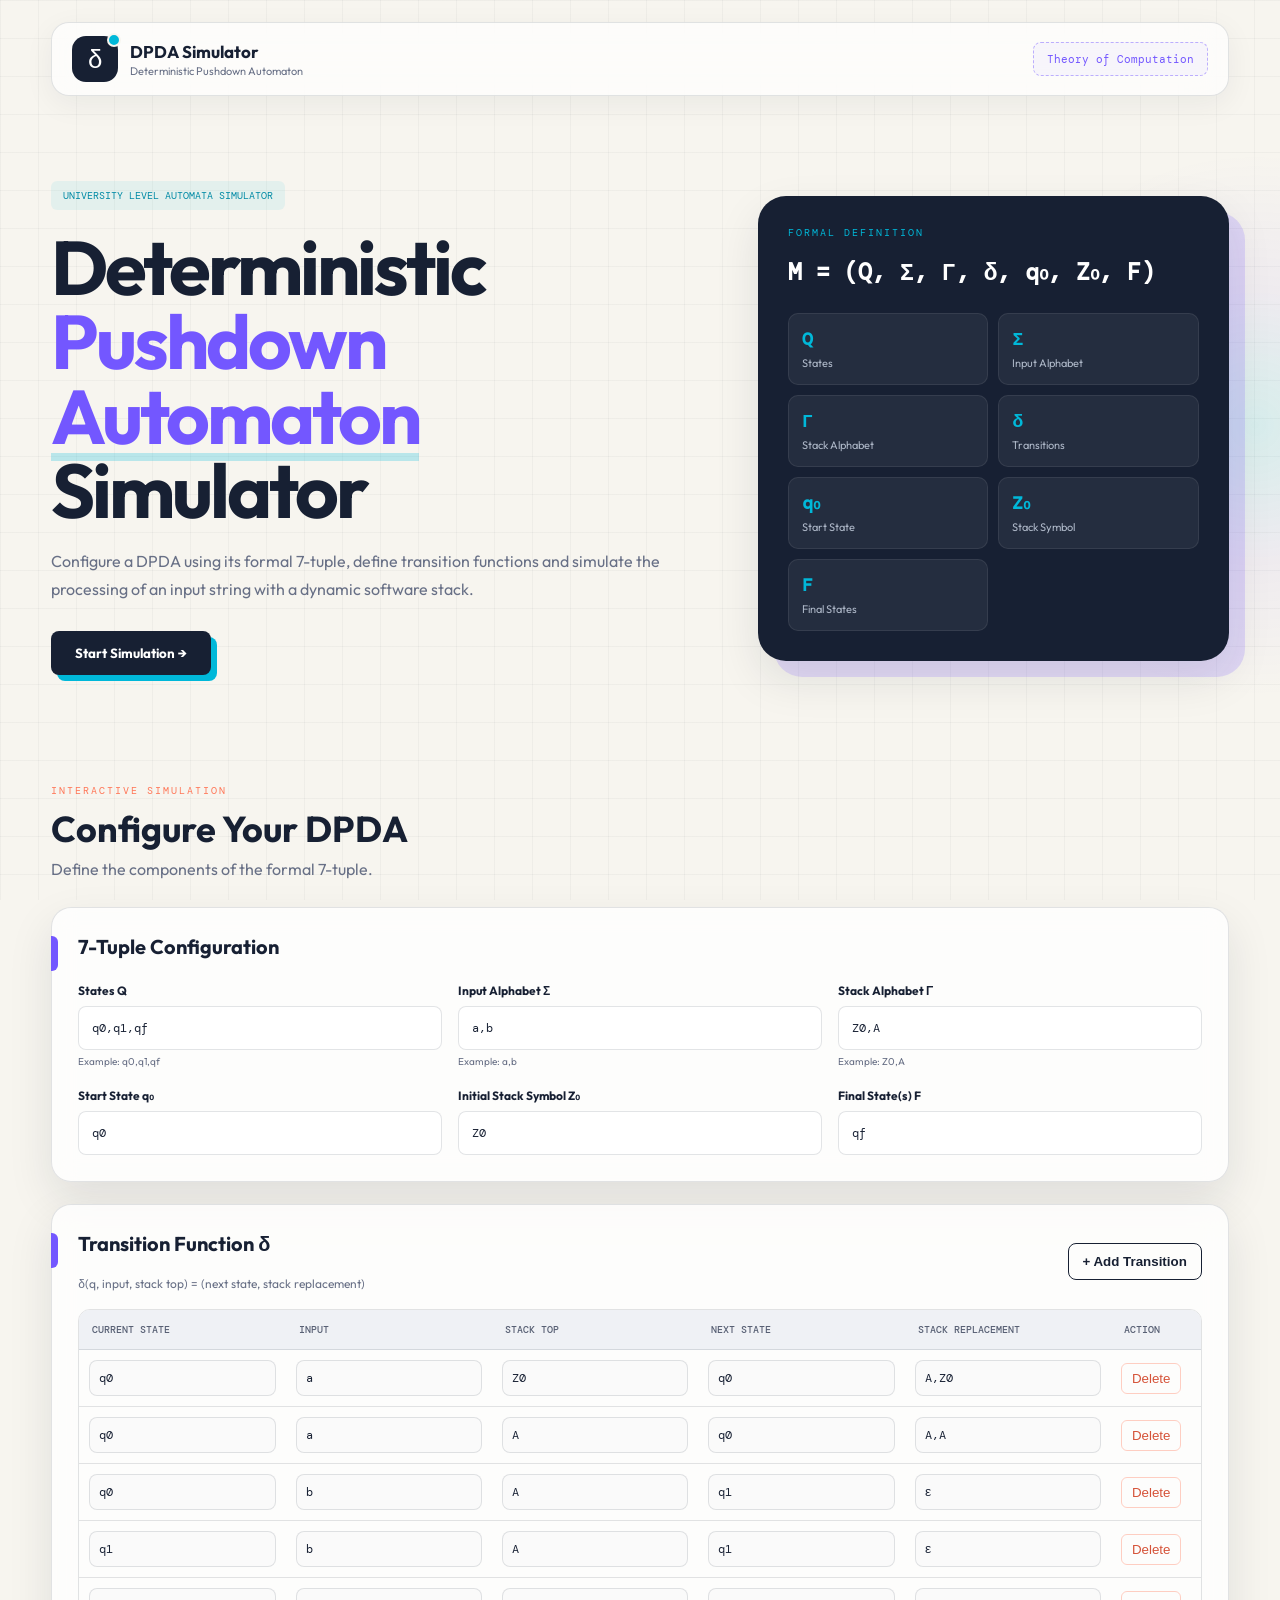
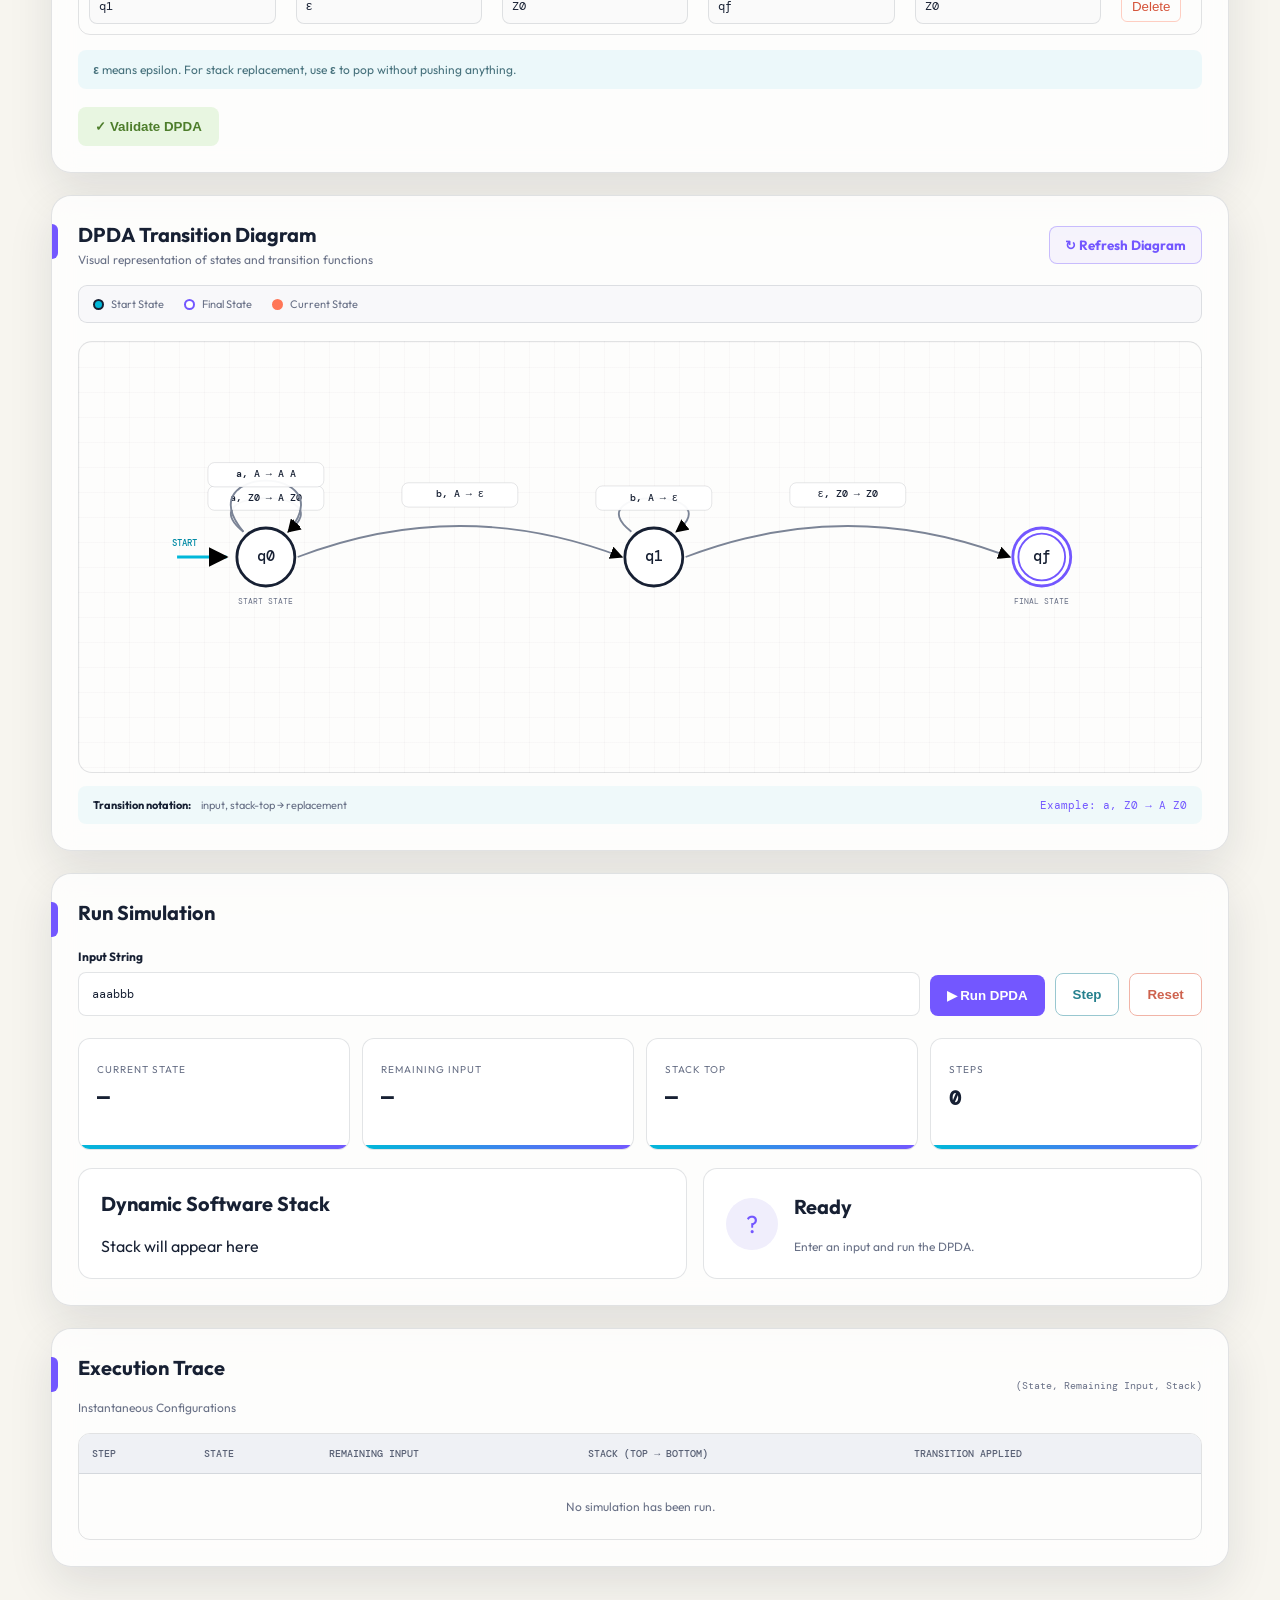
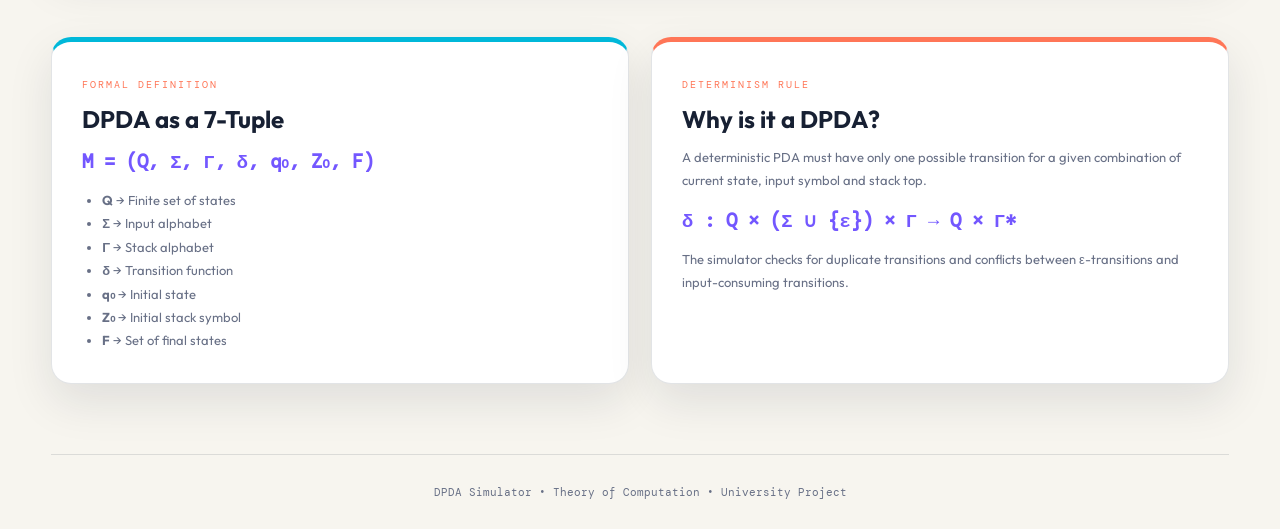
<file: index.html>
<!DOCTYPE html>
<html lang="en">
    <head>
        <meta charset="UTF-8">
        <meta name="viewport" content="width=device-width, initial-scale=1.0">

        <title>DPDA Simulator</title>

        <link rel="manifest" href="manifest.json">
        <meta name="theme-color" content="#172033">
        <meta name="mobile-web-app-capable" content="yes">
        <meta name="apple-mobile-web-app-capable" content="yes">
        <meta name="apple-mobile-web-app-status-bar-style" content="default">
        <meta name="apple-mobile-web-app-title" content="DPDA Simulator">
        <link rel="apple-touch-icon" href="icons/icon-192.png">

        <link rel="stylesheet" href="./style.css">
    </head>

    <body>

        <!-- HEADER -->
        <header>
            <div class="logo">
                <div class="logo-icon">δ</div>
                <div>
                    <h2>DPDA Simulator</h2>
                    <p>Deterministic Pushdown Automaton</p>
                </div>
            </div>

            <div class="header-badge">
                Theory of Computation
            </div>
        </header>

        <!-- HERO SECTION -->
        <section class="hero">

            <div class="hero-text">

                <span class="tag">UNIVERSITY LEVEL AUTOMATA SIMULATOR</span>

                <h1>
                    Deterministic <span>Pushdown Automaton</span> Simulator
                </h1>

                <p>
                    Configure a DPDA using its formal 7-tuple, define transition
                    functions and simulate the processing of an input string
                    with
                    a dynamic software stack.
                </p>

                <button onclick="scrollToSimulator()" class="primary-btn">
                    Start Simulation →
                </button>

            </div>

            <div class="tuple-card">

                <p class="card-label">FORMAL DEFINITION</p>

                <h2>M = (Q, Σ, Γ, δ, q₀, Z₀, F)</h2>

                <div class="tuple-grid">

                    <div>
                        <b>Q</b>
                        <span>States</span>
                    </div>

                    <div>
                        <b>Σ</b>
                        <span>Input Alphabet</span>
                    </div>

                    <div>
                        <b>Γ</b>
                        <span>Stack Alphabet</span>
                    </div>

                    <div>
                        <b>δ</b>
                        <span>Transitions</span>
                    </div>

                    <div>
                        <b>q₀</b>
                        <span>Start State</span>
                    </div>

                    <div>
                        <b>Z₀</b>
                        <span>Stack Symbol</span>
                    </div>

                    <div>
                        <b>F</b>
                        <span>Final States</span>
                    </div>

                </div>

            </div>

        </section>

        <!-- SIMULATOR -->
        <section id="simulator" class="simulator-section">

            <div class="section-title">
                <span>INTERACTIVE SIMULATION</span>
                <h2>Configure Your DPDA</h2>
                <p>
                    Define the components of the formal 7-tuple.
                </p>
            </div>

            <!-- CONFIGURATION -->
            <div class="card">

                <h3>7-Tuple Configuration</h3>

                <div class="form-grid">

                    <div>
                        <label>States Q</label>
                        <input type="text" id="states" value="q0,q1,qf">
                        <small>Example: q0,q1,qf</small>
                    </div>

                    <div>
                        <label>Input Alphabet Σ</label>
                        <input type="text" id="alphabet" value="a,b">
                        <small>Example: a,b</small>
                    </div>

                    <div>
                        <label>Stack Alphabet Γ</label>
                        <input type="text" id="stackAlphabet" value="Z0,A">
                        <small>Example: Z0,A</small>
                    </div>

                    <div>
                        <label>Start State q₀</label>
                        <input type="text" id="startState" value="q0">
                    </div>

                    <div>
                        <label>Initial Stack Symbol Z₀</label>
                        <input type="text" id="initialStack" value="Z0">
                    </div>

                    <div>
                        <label>Final State(s) F</label>
                        <input type="text" id="finalStates" value="qf">
                    </div>

                </div>

            </div>

            <!-- TRANSITION FUNCTION -->
            <div class="card">

                <div class="transition-heading">

                    <div>
                        <h3>Transition Function δ</h3>
                        <p>
                            δ(q, input, stack top) = (next state, stack
                            replacement)
                        </p>
                    </div>

                    <button class="secondary-btn" onclick="addTransition()">
                        + Add Transition
                    </button>

                </div>

                <div class="table-container">

                    <table>

                        <thead>

                            <tr>
                                <th>Current State</th>
                                <th>Input</th>
                                <th>Stack Top</th>
                                <th>Next State</th>
                                <th>Stack Replacement</th>
                                <th>Action</th>
                            </tr>

                        </thead>

                        <tbody id="transitionTable">

                            <!-- JavaScript will add transitions -->

                        </tbody>

                    </table>

                </div>

                <div class="info-note">
                    <b>ε</b> means epsilon. For stack replacement, use
                    <b>ε</b> to pop without pushing anything.
                </div>

                <button class="validate-btn" onclick="validateDPDA()">
                    ✓ Validate DPDA
                </button>

            </div>
            <!-- TRANSITION DIAGRAM -->
            <div class="card diagram-card">

                <div class="diagram-heading">
                    <div>
                        <h3>DPDA Transition Diagram</h3>
                        <p>
                            Visual representation of states and transition
                            functions
                        </p>
                    </div>

                    <button class="diagram-refresh-btn"
                        onclick="renderTransitionDiagram()">
                        ↻ Refresh Diagram
                    </button>
                </div>

                <div class="diagram-legend">

                    <div>
                        <span class="legend-dot start-dot"></span>
                        Start State
                    </div>

                    <div>
                        <span class="legend-dot final-dot"></span>
                        Final State
                    </div>

                    <div>
                        <span class="legend-dot active-dot"></span>
                        Current State
                    </div>

                </div>

                <div class="diagram-container">

                    <svg
                        id="transitionDiagram"
                        viewBox="0 0 1100 460"
                        preserveAspectRatio="xMidYMid meet">

                        <defs>

                            <marker
                                id="arrow"
                                viewBox="0 0 10 10"
                                refX="9"
                                refY="5"
                                markerWidth="7"
                                markerHeight="7"
                                orient="auto-start-reverse">

                                <path d="M 0 0 L 10 5 L 0 10 z"></path>

                            </marker>

                            <marker
                                id="activeArrow"
                                viewBox="0 0 10 10"
                                refX="9"
                                refY="5"
                                markerWidth="7"
                                markerHeight="7"
                                orient="auto-start-reverse">

                                <path d="M 0 0 L 10 5 L 0 10 z"></path>

                            </marker>

                        </defs>

                        <g id="diagramEdges"></g>
                        <g id="diagramStates"></g>

                    </svg>

                </div>

                <div class="diagram-help">

                    <b>Transition notation:</b>

                    <span>
                        input, stack-top → replacement
                    </span>

                    <span class="diagram-example">
                        Example: a, Z0 → A Z0
                    </span>

                </div>

            </div>

            <!-- RUN MACHINE -->
            <div class="card">

                <h3>Run Simulation</h3>

                <div class="simulation-controls">

                    <div class="input-box">
                        <label>Input String</label>
                        <input type="text" id="inputString" value="aaabbb">
                    </div>

                    <button class="run-btn" onclick="startSimulation()">
                        ▶ Run DPDA
                    </button>

                    <button class="step-btn" onclick="stepSimulation()">
                        Step
                    </button>

                    <button class="reset-btn" onclick="resetSimulation()">
                        Reset
                    </button>

                </div>

                <!-- LIVE STATUS -->

                <div class="status-grid">

                    <div class="status-card">
                        <span>Current State</span>
                        <h3 id="currentState">—</h3>
                    </div>

                    <div class="status-card">
                        <span>Remaining Input</span>
                        <h3 id="remainingInput">—</h3>
                    </div>

                    <div class="status-card">
                        <span>Stack Top</span>
                        <h3 id="stackTop">—</h3>
                    </div>

                    <div class="status-card">
                        <span>Steps</span>
                        <h3 id="stepCount">0</h3>
                    </div>

                </div>

                <!-- STACK + RESULT -->

                <div class="visualization">

                    <div class="stack-container">

                        <h3>Dynamic Software Stack</h3>

                        <div id="stackDisplay" class="stack-display">
                            <p>Stack will appear here</p>
                        </div>

                    </div>

                    <div id="resultBox" class="result-box">

                        <div class="result-icon">?</div>

                        <div>
                            <h3 id="resultTitle">Ready</h3>
                            <p id="resultMessage">
                                Enter an input and run the DPDA.
                            </p>
                        </div>

                    </div>

                </div>

            </div>

            <!-- EXECUTION TRACE -->

            <div class="card">

                <div class="trace-title">

                    <div>
                        <h3>Execution Trace</h3>
                        <p>Instantaneous Configurations</p>
                    </div>

                    <span>(State, Remaining Input, Stack)</span>

                </div>

                <div class="table-container">

                    <table>

                        <thead>

                            <tr>
                                <th>Step</th>
                                <th>State</th>
                                <th>Remaining Input</th>
                                <th>Stack (Top → Bottom)</th>
                                <th>Transition Applied</th>
                            </tr>

                        </thead>

                        <tbody id="traceTable">

                            <tr>
                                <td colspan="5" class="empty">
                                    No simulation has been run.
                                </td>
                            </tr>

                        </tbody>

                    </table>

                </div>

            </div>

        </section>

        <!-- THEORY SECTION -->

        <section class="theory-section">

            <div class="theory-card">

                <span>FORMAL DEFINITION</span>

                <h2>DPDA as a 7-Tuple</h2>

                <h3>M = (Q, Σ, Γ, δ, q₀, Z₀, F)</h3>

                <ul>
                    <li><b>Q</b> → Finite set of states</li>
                    <li><b>Σ</b> → Input alphabet</li>
                    <li><b>Γ</b> → Stack alphabet</li>
                    <li><b>δ</b> → Transition function</li>
                    <li><b>q₀</b> → Initial state</li>
                    <li><b>Z₀</b> → Initial stack symbol</li>
                    <li><b>F</b> → Set of final states</li>
                </ul>

            </div>

            <div class="theory-card">

                <span>DETERMINISM RULE</span>

                <h2>Why is it a DPDA?</h2>

                <p>
                    A deterministic PDA must have only one possible transition
                    for a given combination of current state, input symbol and
                    stack top.
                </p>

                <h3>
                    δ : Q × (Σ ∪ {ε}) × Γ → Q × Γ*
                </h3>

                <p>
                    The simulator checks for duplicate transitions and conflicts
                    between ε-transitions and input-consuming transitions.
                </p>

            </div>

        </section>

        <footer>
            <p>
                DPDA Simulator • Theory of Computation • University Project
            </p>
        </footer>

        <script src="script.js"></script>
        <script src="pwa.js"></script>

    </body>
</html>
</file>
<file: style.css>
@import url("https://fonts.googleapis.com/css2?family=DM+Mono:wght@400;500&family=Outfit:wght@400;500;600;700;800&display=swap");

:root {
    --ink: #172033;
    --muted: #687086;
    --paper: #f7f5ef;
    --card: rgba(255, 255, 255, 0.78);
    --line: rgba(23, 32, 51, 0.12);
    --cyan: #00b8d9;
    --purple: #7357ff;
    --orange: #ff7657;
    --lime: #91c95b;
    --shadow: 0 18px 45px rgba(23, 32, 51, 0.10);
}

* {
    margin: 0;
    padding: 0;
    box-sizing: border-box;
}

html {
    scroll-behavior: smooth;
}

body {
    font-family: "Outfit", sans-serif;
    background: var(--paper);
    color: var(--ink);
    overflow-x: hidden;
}

body::before {
    content: "";
    position: fixed;
    inset: 0;
    z-index: -2;
    background:
        linear-gradient(rgba(23, 32, 51, 0.035) 1px, transparent 1px),
        linear-gradient(90deg, rgba(23, 32, 51, 0.035) 1px, transparent 1px);
    background-size: 38px 38px;
}

body::after {
    content: "";
    position: fixed;
    width: 550px;
    height: 550px;
    border-radius: 50%;
    right: -250px;
    top: 150px;
    background: radial-gradient(circle,
            rgba(0, 184, 217, 0.13),
            rgba(115, 87, 255, 0.06),
            transparent 70%);
    z-index: -1;
    pointer-events: none;
}

header {
    width: min(1180px, 92%);
    margin: 22px auto;
    padding: 13px 20px;
    display: flex;
    align-items: center;
    justify-content: space-between;
    background: rgba(255, 255, 255, 0.70);
    backdrop-filter: blur(18px);
    border: 1px solid var(--line);
    border-radius: 18px;
    box-shadow: 0 8px 30px rgba(23, 32, 51, 0.06);
    position: sticky;
    top: 12px;
    z-index: 10;
}

.logo {
    display: flex;
    align-items: center;
    gap: 12px;
}

.logo-icon {
    width: 46px;
    height: 46px;
    display: grid;
    place-items: center;
    background: var(--ink);
    color: white;
    font-family: "DM Mono", monospace;
    font-size: 25px;
    border-radius: 14px;
    position: relative;
}

.logo-icon::after {
    content: "";
    position: absolute;
    width: 10px;
    height: 10px;
    right: -3px;
    top: -3px;
    background: var(--cyan);
    border-radius: 50%;
    border: 2px solid var(--paper);
}

.logo h2 {
    font-size: 17px;
}

.logo p {
    font-size: 11px;
    color: var(--muted);
    margin-top: 2px;
}

.header-badge {
    font-family: "DM Mono", monospace;
    font-size: 11px;
    color: var(--purple);
    padding: 9px 13px;
    border: 1px dashed rgba(115, 87, 255, 0.45);
    border-radius: 8px;
    background: rgba(115, 87, 255, 0.04);
}

.hero {
    width: min(1180px, 92%);
    margin: auto;
    min-height: 620px;
    display: grid;
    grid-template-columns: 1.15fr 0.85fr;
    align-items: center;
    gap: 70px;
}

.tag {
    display: inline-block;
    padding: 8px 12px;
    font-family: "DM Mono", monospace;
    font-size: 10px;
    color: #008aa5;
    background: rgba(0, 184, 217, 0.08);
    border-radius: 6px;
}

.hero h1 {
    margin: 20px 0;
    font-size: clamp(48px, 6vw, 76px);
    line-height: 0.98;
    letter-spacing: -3px;
}

.hero h1 span {
    color: var(--purple);
    position: relative;
}

.hero h1 span::after {
    content: "";
    position: absolute;
    left: 0;
    bottom: 3px;
    width: 100%;
    height: 8px;
    background: rgba(0, 184, 217, 0.25);
    z-index: -1;
}

.hero-text p {
    max-width: 640px;
    color: var(--muted);
    font-size: 16px;
    line-height: 1.75;
}

.primary-btn {
    margin-top: 28px;
    padding: 14px 24px;
    border: none;
    border-radius: 8px;
    background: var(--ink);
    color: white;
    font-family: "Outfit", sans-serif;
    font-weight: 700;
    cursor: pointer;
    box-shadow: 6px 6px 0 var(--cyan);
    transition: 0.2s;
}

.primary-btn:hover {
    transform: translate(3px, 3px);
    box-shadow: 3px 3px 0 var(--cyan);
}

.tuple-card {
    padding: 30px;
    background: #172033;
    color: white;
    border-radius: 28px;
    box-shadow: 16px 16px 0 rgba(115, 87, 255, 0.18), var(--shadow);
    position: relative;
    overflow: hidden;
}

.card-label {
    font-family: "DM Mono", monospace;
    font-size: 10px;
    color: var(--cyan);
    letter-spacing: 2px;
}

.tuple-card h2 {
    margin: 18px 0 26px;
    font-family: "DM Mono", monospace;
    font-size: 23px;
    color: white;
}

.tuple-grid {
    display: grid;
    grid-template-columns: repeat(2, 1fr);
    gap: 10px;
}

.tuple-grid div {
    padding: 13px;
    background: rgba(255, 255, 255, 0.06);
    border: 1px solid rgba(255, 255, 255, 0.08);
    border-radius: 10px;
}

.tuple-grid b {
    display: block;
    font-family: "DM Mono", monospace;
    font-size: 18px;
    color: var(--cyan);
}

.tuple-grid span {
    font-size: 11px;
    color: #aeb8c8;
}

.simulator-section {
    width: min(1180px, 92%);
    margin: 40px auto;
}

.section-title {
    margin-bottom: 28px;
}

.section-title span,
.theory-card>span {
    font-family: "DM Mono", monospace;
    font-size: 10px;
    color: var(--orange);
    letter-spacing: 2px;
}

.section-title h2 {
    margin: 8px 0;
    font-size: 36px;
}

.section-title p {
    color: var(--muted);
}

.card {
    position: relative;
    margin-bottom: 22px;
    padding: 26px;
    background: var(--card);
    backdrop-filter: blur(12px);
    border: 1px solid var(--line);
    border-radius: 20px;
    box-shadow: var(--shadow);
}

.card::before {
    content: "";
    position: absolute;
    width: 7px;
    height: 35px;
    left: -1px;
    top: 28px;
    background: var(--purple);
    border-radius: 0 6px 6px 0;
}

.card h3 {
    margin-bottom: 20px;
    font-size: 20px;
}

.form-grid {
    display: grid;
    grid-template-columns: repeat(3, 1fr);
    gap: 16px;
}

label {
    font-size: 12px;
    font-weight: 700;
}

input {
    width: 100%;
    margin-top: 7px;
    padding: 13px;
    background: #ffffff;
    border: 1px solid var(--line);
    border-radius: 8px;
    font-family: "DM Mono", monospace;
    font-size: 12px;
    color: var(--ink);
    outline: none;
}

input:focus {
    border-color: var(--purple);
    box-shadow: 0 0 0 4px rgba(115, 87, 255, 0.08);
}

small {
    display: block;
    margin-top: 5px;
    color: var(--muted);
    font-size: 10px;
}

.transition-heading,
.trace-title {
    display: flex;
    align-items: center;
    justify-content: space-between;
    gap: 20px;
}

.transition-heading p,
.trace-title p {
    font-size: 12px;
    color: var(--muted);
}

.secondary-btn {
    padding: 10px 14px;
    border: 1px solid var(--ink);
    border-radius: 8px;
    background: transparent;
    color: var(--ink);
    font-weight: 700;
    cursor: pointer;
}

.secondary-btn:hover {
    background: var(--ink);
    color: white;
}

.table-container {
    margin-top: 18px;
    overflow-x: auto;
    border: 1px solid var(--line);
    border-radius: 12px;
}

table {
    width: 100%;
    min-width: 760px;
    border-collapse: collapse;
}

th {
    padding: 13px;
    background: #eff1f5;
    color: #586074;
    text-align: left;
    font-family: "DM Mono", monospace;
    font-size: 10px;
    font-weight: 500;
    text-transform: uppercase;
}

td {
    padding: 10px;
    border-top: 1px solid var(--line);
    font-size: 12px;
}

td input {
    margin: 0;
    padding: 9px;
    background: #fafafa;
}

.delete-btn {
    padding: 7px 10px;
    border: 1px solid rgba(255, 118, 87, 0.35);
    border-radius: 6px;
    background: transparent;
    color: #d55339;
    cursor: pointer;
}

.info-note {
    margin-top: 15px;
    padding: 12px 15px;
    background: rgba(0, 184, 217, 0.07);
    border-radius: 8px;
    color: #47717c;
    font-size: 12px;
}

.validate-btn {
    margin-top: 18px;
    padding: 12px 17px;
    border: none;
    border-radius: 8px;
    background: #e8f6e1;
    color: #4d7d2b;
    font-weight: 700;
    cursor: pointer;
}

.simulation-controls {
    display: grid;
    grid-template-columns: 1fr auto auto auto;
    gap: 10px;
    align-items: end;
}

.run-btn,
.step-btn,
.reset-btn {
    padding: 13px 17px;
    border-radius: 8px;
    font-weight: 700;
    cursor: pointer;
}

.run-btn {
    border: none;
    background: var(--purple);
    color: white;
}

.step-btn {
    border: 1px solid #98c7d0;
    background: white;
    color: #25808e;
}

.reset-btn {
    border: 1px solid #f1b4a7;
    background: white;
    color: #ce624e;
}

.status-grid {
    display: grid;
    grid-template-columns: repeat(4, 1fr);
    gap: 12px;
    margin-top: 22px;
}

.status-card {
    padding: 18px;
    background: #ffffff;
    border: 1px solid var(--line);
    border-radius: 12px;
    position: relative;
    overflow: hidden;
}

.status-card::after {
    content: "";
    position: absolute;
    bottom: 0;
    left: 0;
    width: 100%;
    height: 4px;
    background: linear-gradient(90deg, var(--cyan), var(--purple));
}

.status-card span {
    color: var(--muted);
    font-size: 10px;
    text-transform: uppercase;
    letter-spacing: 1px;
}

.status-card h3 {
    margin-top: 8px;
    font-family: "DM Mono", monospace;
    color: var(--ink);
}

.visualization {
    display: grid;
    grid-template-columns: 1.1fr 0.9fr;
    gap: 16px;
    margin-top: 18px;
}

.stack-container,
.result-box {
    padding: 22px;
    background: white;
    border: 1px solid var(--line);
    border-radius: 14px;
}

.stack-display {
    display: flex;
    flex-direction: column;
    gap: 7px;
}

.stack-item {
    padding: 11px;
    background: #172033;
    color: white;
    text-align: center;
    border-radius: 6px;
    font-family: "DM Mono", monospace;
    position: relative;
}

.stack-item:first-child {
    background: var(--purple);
}

.stack-item:first-child::before {
    content: "TOP";
    position: absolute;
    left: 10px;
    color: rgba(255, 255, 255, 0.6);
    font-size: 8px;
}

.result-box {
    display: flex;
    align-items: center;
    gap: 16px;
}

.result-icon {
    width: 52px;
    height: 52px;
    display: grid;
    place-items: center;
    border-radius: 50%;
    background: #f0eefc;
    color: var(--purple);
    font-size: 24px;
}

.result-box p {
    color: var(--muted);
    font-size: 12px;
}

.trace-title>span {
    font-family: "DM Mono", monospace;
    font-size: 10px;
    color: var(--muted);
}

.empty {
    padding: 25px;
    text-align: center;
    color: var(--muted);
}

.theory-section {
    width: min(1180px, 92%);
    margin: 70px auto;
    display: grid;
    grid-template-columns: 1fr 1fr;
    gap: 22px;
}

.theory-card {
    padding: 30px;
    background: white;
    border: 1px solid var(--line);
    border-radius: 20px;
    box-shadow: var(--shadow);
}

.theory-card:first-child {
    border-top: 5px solid var(--cyan);
}

.theory-card:last-child {
    border-top: 5px solid var(--orange);
}

.theory-card h2 {
    margin: 12px 0;
}

.theory-card h3 {
    margin: 15px 0;
    font-family: "DM Mono", monospace;
    color: var(--purple);
}

.theory-card p,
.theory-card li {
    color: var(--muted);
    font-size: 13px;
    line-height: 1.8;
}

.theory-card ul {
    padding-left: 20px;
}

footer {
    width: min(1180px, 92%);
    margin: auto;
    padding: 30px 0;
    border-top: 1px solid var(--line);
    text-align: center;
    color: var(--muted);
    font-family: "DM Mono", monospace;
    font-size: 11px;
}

@media (max-width: 900px) {
    .hero {
        grid-template-columns: 1fr;
        gap: 45px;
        padding: 70px 0;
    }

    .hero h1 {
        font-size: 55px;
    }

    .form-grid {
        grid-template-columns: repeat(2, 1fr);
    }

    .simulation-controls {
        grid-template-columns: 1fr 1fr;
    }

    .status-grid {
        grid-template-columns: 1fr 1fr;
    }

    .visualization,
    .theory-section {
        grid-template-columns: 1fr;
    }
}

@media (max-width: 600px) {
    header {
        padding: 12px;
    }

    .header-badge {
        display: none;
    }

    .hero h1 {
        font-size: 42px;
        letter-spacing: -2px;
    }

    .form-grid,
    .simulation-controls,
    .status-grid {
        grid-template-columns: 1fr;
    }

    .card {
        padding: 18px;
    }

    .transition-heading,
    .trace-title {
        flex-direction: column;
        align-items: flex-start;
    }
}

/* =========================================================
   DPDA TRANSITION DIAGRAM
   ========================================================= */

.diagram-card {
    overflow: hidden;
}

.diagram-heading {
    display: flex;
    align-items: center;
    justify-content: space-between;
    gap: 20px;
}

.diagram-heading h3 {
    margin-bottom: 5px;
}

.diagram-heading p {
    color: var(--muted);
    font-size: 12px;
}

.diagram-refresh-btn {
    padding: 10px 15px;
    border: 1px solid rgba(115, 87, 255, 0.35);
    border-radius: 8px;
    background: rgba(115, 87, 255, 0.06);
    color: var(--purple);
    font-family: "Outfit", sans-serif;
    font-weight: 700;
    cursor: pointer;
    transition: 0.2s;
}

.diagram-refresh-btn:hover {
    background: var(--purple);
    color: white;
    transform: translateY(-2px);
}

/* Legend */

.diagram-legend {
    display: flex;
    flex-wrap: wrap;
    gap: 20px;
    margin-top: 18px;
    padding: 11px 14px;
    background: #f8f8fa;
    border: 1px solid var(--line);
    border-radius: 9px;
}

.diagram-legend div {
    display: flex;
    align-items: center;
    gap: 7px;
    font-size: 11px;
    color: var(--muted);
}

.legend-dot {
    width: 11px;
    height: 11px;
    display: inline-block;
    border-radius: 50%;
    border: 2px solid var(--ink);
}

.start-dot {
    background: var(--cyan);
}

.final-dot {
    background: white;
    border-color: var(--purple);
}

.active-dot {
    background: var(--orange);
    border-color: var(--orange);
}

/* Diagram */

.diagram-container {
    width: 100%;
    margin-top: 18px;
    min-height: 430px;
    overflow-x: auto;
    overflow-y: hidden;
    background:
        linear-gradient(rgba(23, 32, 51, 0.025) 1px,
            transparent 1px),
        linear-gradient(90deg,
            rgba(23, 32, 51, 0.025) 1px,
            transparent 1px);
    background-size: 25px 25px;
    border: 1px solid var(--line);
    border-radius: 14px;
}

#transitionDiagram {
    display: block;
    width: 100%;
    min-width: 850px;
    height: 430px;
}

/* SVG arrows */

.diagram-edge {
    fill: none;
    stroke: #7b8496;
    stroke-width: 2;
    marker-end: url(#arrow);
    transition: 0.25s;
}

.diagram-edge.active {
    stroke: var(--orange);
    stroke-width: 4;
    marker-end: url(#activeArrow);
    filter: drop-shadow(0 0 5px rgba(255, 118, 87, 0.35));
}

/* State circles */

.diagram-state {
    fill: white;
    stroke: var(--ink);
    stroke-width: 3;
    transition: 0.25s;
}

.diagram-state.final {
    stroke: var(--purple);
    stroke-width: 3;
}

.diagram-state.active {
    fill: #fff3ed;
    stroke: var(--orange);
    stroke-width: 4;
    filter: drop-shadow(0 0 8px rgba(255, 118, 87, 0.25));
}

.diagram-state.final.active {
    fill: #fff3ed;
    stroke: var(--orange);
}

/* State labels */

.state-label {
    font-family: "DM Mono", monospace;
    font-size: 16px;
    font-weight: 500;
    fill: var(--ink);
    text-anchor: middle;
    dominant-baseline: middle;
    pointer-events: none;
}

.state-small-label {
    font-family: "DM Mono", monospace;
    font-size: 9px;
    fill: var(--muted);
    text-anchor: middle;
}

/* Transition labels */

.transition-label-bg {
    fill: rgba(255, 255, 255, 0.95);
    stroke: rgba(23, 32, 51, 0.12);
    stroke-width: 1;
}

.transition-label {
    font-family: "DM Mono", monospace;
    font-size: 11px;
    font-weight: 500;
    fill: var(--ink);
    text-anchor: middle;
    dominant-baseline: middle;
    pointer-events: none;
}

.transition-label.active {
    fill: var(--orange);
    font-weight: 700;
}

/* Start arrow */

.start-arrow {
    fill: none;
    stroke: var(--cyan);
    stroke-width: 3;
    marker-end: url(#arrow);
}

.start-label {
    font-family: "DM Mono", monospace;
    font-size: 10px;
    fill: #008aa5;
    font-weight: 500;
}

/* Final state ring */

.final-ring {
    fill: none;
    stroke: var(--purple);
    stroke-width: 2;
}

/* Empty diagram */

.diagram-empty {
    font-family: "DM Mono", monospace;
    font-size: 14px;
    fill: var(--muted);
    text-anchor: middle;
}

/* Help */

.diagram-help {
    display: flex;
    align-items: center;
    flex-wrap: wrap;
    gap: 10px;
    margin-top: 13px;
    padding: 12px 15px;
    background: rgba(0, 184, 217, 0.06);
    border-radius: 8px;
    color: var(--muted);
    font-size: 11px;
}

.diagram-help b {
    color: var(--ink);
}

.diagram-example {
    margin-left: auto;
    font-family: "DM Mono", monospace;
    color: var(--purple);
}

/* Responsive */

@media (max-width: 600px) {

    .diagram-heading {
        flex-direction: column;
        align-items: flex-start;
    }

    .diagram-refresh-btn {
        width: 100%;
    }

    .diagram-container {
        min-height: 360px;
    }

    #transitionDiagram {
        height: 360px;
    }

    .diagram-example {
        margin-left: 0;
        width: 100%;
    }

}
/* =========================================================
   MOBILE APP EXPERIENCE
   Keeps the DPDA JavaScript/logic untouched.
   Desktop layout remains unchanged; these rules apply to phones.
   ========================================================= */

@media (max-width: 600px) {
    :root {
        --mobile-gutter: 14px;
        --mobile-radius: 16px;
    }

    html {
        scroll-padding-top: 82px;
        -webkit-text-size-adjust: 100%;
    }

    body {
        min-width: 0;
        padding-bottom: env(safe-area-inset-bottom);
        background: #f5f7fb;
    }

    body::before {
        background-size: 28px 28px;
        opacity: 0.55;
    }

    body::after {
        width: 280px;
        height: 280px;
        right: -150px;
        top: 80px;
        opacity: 0.55;
    }

    /* App-style top bar */
    header {
        width: calc(100% - 20px);
        margin: 10px auto 0;
        padding: 10px 12px;
        min-height: 64px;
        border-radius: 18px;
        top: 7px;
        background: rgba(255, 255, 255, 0.92);
        box-shadow: 0 8px 25px rgba(23, 32, 51, 0.10);
        backdrop-filter: blur(20px);
    }

    .logo {
        gap: 10px;
        min-width: 0;
    }

    .logo-icon {
        width: 42px;
        height: 42px;
        min-width: 42px;
        border-radius: 13px;
        font-size: 23px;
    }

    .logo h2 {
        font-size: 15px;
        line-height: 1.1;
        white-space: nowrap;
    }

    .logo p {
        max-width: 190px;
        font-size: 9px;
        white-space: nowrap;
        overflow: hidden;
        text-overflow: ellipsis;
    }

    /* Compact app home/hero */
    .hero {
        width: calc(100% - 28px);
        min-height: auto;
        display: flex;
        flex-direction: column;
        align-items: stretch;
        gap: 18px;
        padding: 42px 0 24px;
    }

    .hero-text {
        padding-top: 4px;
    }

    .tag {
        padding: 7px 10px;
        font-size: 8px;
        letter-spacing: 0.8px;
    }

    .hero h1 {
        margin: 15px 0 12px;
        font-size: clamp(32px, 10vw, 42px);
        line-height: 1.03;
        letter-spacing: -1.8px;
    }

    .hero h1 span::after {
        height: 5px;
        bottom: 1px;
    }

    .hero-text p {
        font-size: 13px;
        line-height: 1.6;
    }

    .primary-btn {
        width: 100%;
        min-height: 50px;
        margin-top: 18px;
        padding: 13px 18px;
        border-radius: 13px;
        font-size: 14px;
        box-shadow: 4px 4px 0 var(--cyan);
        -webkit-tap-highlight-color: transparent;
    }

    .primary-btn:active,
    .run-btn:active,
    .step-btn:active,
    .reset-btn:active,
    .secondary-btn:active,
    .validate-btn:active,
    .diagram-refresh-btn:active {
        transform: scale(0.98);
    }

    .tuple-card {
        padding: 20px;
        border-radius: 20px;
        box-shadow: 7px 7px 0 rgba(115, 87, 255, 0.18), var(--shadow);
    }

    .card-label {
        font-size: 8px;
        letter-spacing: 1.5px;
    }

    .tuple-card h2 {
        margin: 12px 0 17px;
        font-size: 15px;
        line-height: 1.45;
        overflow-wrap: anywhere;
    }

    .tuple-grid {
        grid-template-columns: repeat(4, 1fr);
        gap: 7px;
    }

    .tuple-grid div {
        padding: 9px 5px;
        text-align: center;
        border-radius: 9px;
    }

    .tuple-grid b {
        font-size: 15px;
    }

    .tuple-grid span {
        display: block;
        margin-top: 2px;
        font-size: 8px;
        line-height: 1.15;
    }

    /* Main simulator spacing */
    .simulator-section {
        width: calc(100% - 28px);
        margin: 18px auto;
    }

    .section-title {
        margin-bottom: 16px;
    }

    .section-title span,
    .theory-card > span {
        font-size: 8px;
        letter-spacing: 1.5px;
    }

    .section-title h2 {
        margin: 6px 0;
        font-size: 26px;
        line-height: 1.1;
    }

    .section-title p {
        font-size: 12px;
        line-height: 1.5;
    }

    .card {
        margin-bottom: 14px;
        padding: 18px 15px;
        border-radius: var(--mobile-radius);
        box-shadow: 0 8px 24px rgba(23, 32, 51, 0.07);
    }

    .card::before {
        width: 4px;
        height: 28px;
        top: 22px;
    }

    .card h3 {
        margin-bottom: 14px;
        font-size: 17px;
    }

    /* Forms: comfortable phone inputs */
    .form-grid {
        grid-template-columns: 1fr;
        gap: 12px;
    }

    label {
        font-size: 11px;
    }

    input,
    td input {
        min-height: 46px;
        margin-top: 6px;
        padding: 11px 12px;
        border-radius: 11px;
        font-size: 13px;
        -webkit-appearance: none;
    }

    small {
        font-size: 9px;
    }

    input:focus {
        box-shadow: 0 0 0 3px rgba(115, 87, 255, 0.10);
    }

    /* Transition editor */
    .transition-heading,
    .trace-title {
        gap: 10px;
    }

    .transition-heading h3,
    .trace-title h3 {
        margin-bottom: 4px;
    }

    .transition-heading p,
    .trace-title p {
        font-size: 10px;
        line-height: 1.45;
    }

    .secondary-btn,
    .validate-btn,
    .diagram-refresh-btn {
        min-height: 44px;
        width: 100%;
        padding: 11px 13px;
        border-radius: 11px;
        font-size: 12px;
    }

    .table-container {
        margin: 14px -3px 0;
        border-radius: 11px;
        -webkit-overflow-scrolling: touch;
        scrollbar-width: thin;
    }

    table {
        min-width: 720px;
    }

    th {
        padding: 11px 10px;
        font-size: 9px;
        white-space: nowrap;
    }

    td {
        padding: 8px;
        font-size: 11px;
    }

    td input {
        min-height: 40px;
        width: 130px;
        padding: 8px 9px;
        font-size: 11px;
    }

    .delete-btn {
        min-height: 40px;
        padding: 8px 11px;
        border-radius: 8px;
    }

    .info-note {
        padding: 11px 12px;
        font-size: 10px;
        line-height: 1.55;
    }

    /* Run controls become an app control panel */
    .simulation-controls {
        grid-template-columns: 1fr 1fr;
        gap: 9px;
    }

    .input-box {
        grid-column: 1 / -1;
    }

    .run-btn,
    .step-btn,
    .reset-btn {
        min-height: 48px;
        padding: 11px 10px;
        border-radius: 12px;
        font-size: 12px;
        -webkit-tap-highlight-color: transparent;
    }

    .run-btn {
        grid-column: 1 / -1;
        font-size: 13px;
    }

    /* Status cards */
    .status-grid {
        grid-template-columns: 1fr 1fr;
        gap: 9px;
        margin-top: 15px;
    }

    .status-card {
        min-height: 78px;
        padding: 13px;
        border-radius: 12px;
    }

    .status-card span {
        font-size: 8px;
        letter-spacing: 0.7px;
    }

    .status-card h3 {
        margin-top: 7px;
        margin-bottom: 0;
        font-size: 16px;
        overflow-wrap: anywhere;
    }

    .status-card::after {
        height: 3px;
    }

    /* Stack + result */
    .visualization {
        grid-template-columns: 1fr;
        gap: 10px;
        margin-top: 13px;
    }

    .stack-container,
    .result-box {
        padding: 16px;
        border-radius: 13px;
    }

    .stack-container h3 {
        margin-bottom: 11px;
        font-size: 15px;
    }

    .stack-display {
        gap: 5px;
        max-height: 260px;
        overflow-y: auto;
        -webkit-overflow-scrolling: touch;
    }

    .stack-item {
        padding: 10px;
        border-radius: 7px;
        font-size: 12px;
    }

    .result-box {
        min-height: 82px;
        gap: 12px;
    }

    .result-icon {
        width: 44px;
        height: 44px;
        min-width: 44px;
        font-size: 20px;
    }

    .result-box h3 {
        margin-bottom: 4px;
        font-size: 16px;
    }

    .result-box p {
        font-size: 10px;
        line-height: 1.45;
    }

    /* Transition diagram */
    .diagram-card {
        padding-left: 13px;
        padding-right: 13px;
    }

    .diagram-heading {
        gap: 10px;
    }

    .diagram-heading h3 {
        font-size: 17px;
    }

    .diagram-heading p {
        font-size: 10px;
        line-height: 1.45;
    }

    .diagram-legend {
        gap: 9px 14px;
        margin-top: 12px;
        padding: 9px 10px;
    }

    .diagram-legend div {
        font-size: 9px;
    }

    .legend-dot {
        width: 9px;
        height: 9px;
    }

    .diagram-container {
        min-height: 300px;
        margin-top: 12px;
        border-radius: 12px;
        -webkit-overflow-scrolling: touch;
    }

    #transitionDiagram {
        min-width: 650px;
        width: 650px;
        height: 300px;
    }

    .diagram-help {
        gap: 7px;
        margin-top: 10px;
        padding: 10px;
        font-size: 9px;
        line-height: 1.45;
    }

    .diagram-example {
        width: 100%;
        margin-left: 0;
        overflow-wrap: anywhere;
    }

    /* Execution trace */
    .trace-title > span {
        display: block;
        font-size: 8px;
    }

    .empty {
        padding: 22px 12px;
        font-size: 10px;
    }

    /* Theory section becomes compact app cards */
    .theory-section {
        width: calc(100% - 28px);
        grid-template-columns: 1fr;
        gap: 12px;
        margin: 30px auto 40px;
    }

    .theory-card {
        padding: 20px 17px;
        border-radius: 16px;
    }

    .theory-card h2 {
        margin: 9px 0;
        font-size: 20px;
    }

    .theory-card h3 {
        margin: 13px 0 8px;
        font-size: 14px;
    }

    .theory-card p,
    .theory-card li {
        font-size: 11px;
        line-height: 1.65;
    }

    .theory-card ul {
        padding-left: 17px;
    }

    footer {
        width: calc(100% - 28px);
        padding: 22px 0 calc(28px + env(safe-area-inset-bottom));
        font-size: 8px;
        line-height: 1.5;
    }

    /* Make taps feel like native controls */
    button,
    input,
    select,
    textarea {
        touch-action: manipulation;
    }
}

/* Extra-small phones */
@media (max-width: 380px) {
    .hero h1 {
        font-size: 30px;
    }

    .tuple-grid {
        grid-template-columns: repeat(2, 1fr);
    }

    .simulation-controls {
        grid-template-columns: 1fr;
    }

    .run-btn,
    .step-btn,
    .reset-btn {
        grid-column: 1;
    }

    .status-grid {
        grid-template-columns: 1fr;
    }
}
</file>
